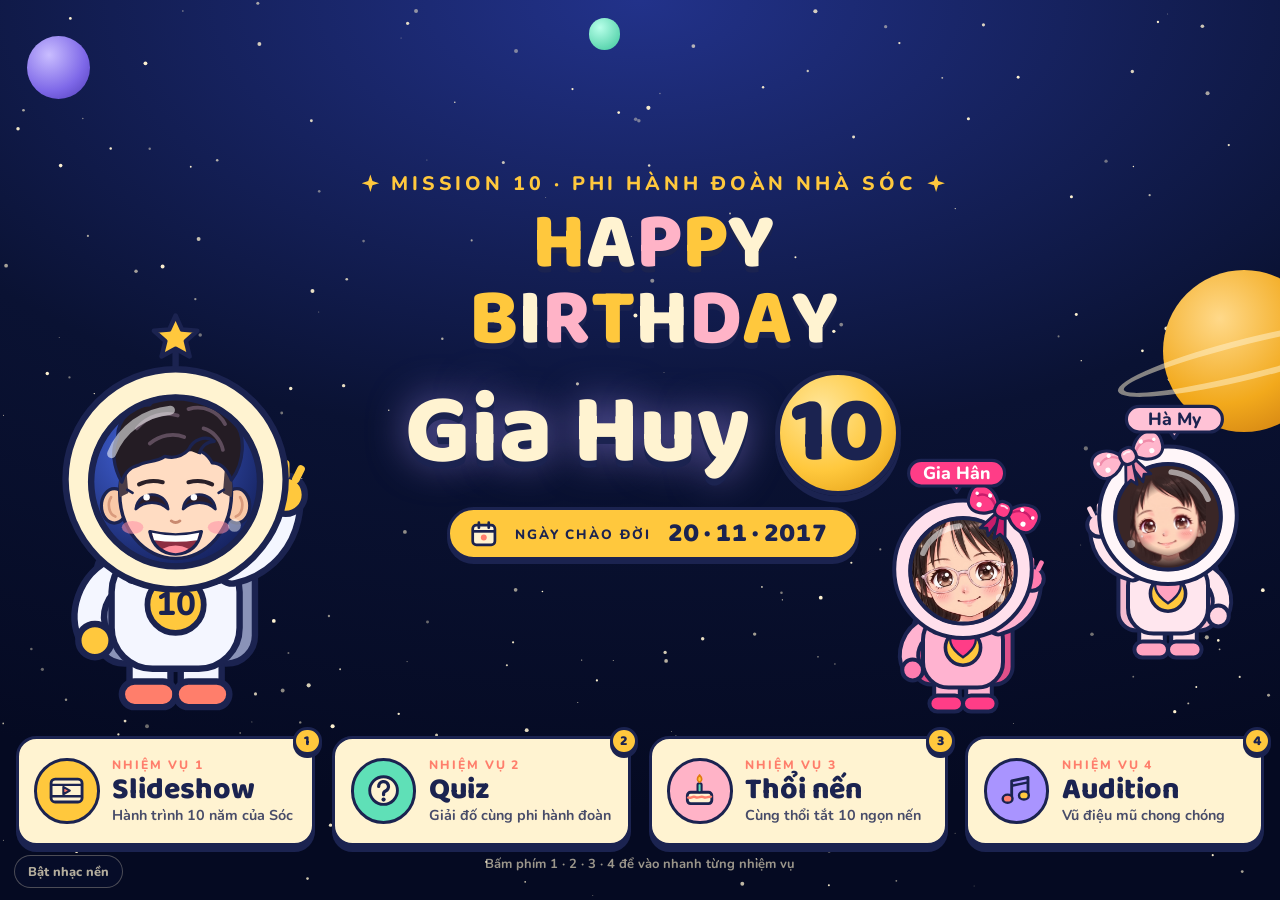
<file: index.html>
<!doctype html>
<html lang="vi">
<head>
<meta charset="utf-8">
<meta name="viewport" content="width=device-width,initial-scale=1,viewport-fit=cover">
<title>Sinh nhật Gia Huy 10</title>
<link rel="preconnect" href="https://fonts.googleapis.com">
<link rel="stylesheet" href="https://fonts.googleapis.com/css2?family=Baloo+2:wght@600;700;800&family=Nunito:wght@600;700;800&display=swap">
<style>
/* Layout: animated hero (Sóc · title · two sisters) over a 4-card mission menu, sized to fit one TV screen. */
:root{
  --night:#0A1233; --navy:#17245E; --cream:#FFF3D1; --gold:#FFC83D; --coral:#FF7E6B;
  --mint:#5FE0B7; --lilac:#A994FF; --pink:#FFB3C7; --ink:#1B2350;
  --display:"Baloo 2","Nunito",system-ui,sans-serif; --body:"Nunito",system-ui,sans-serif;
  color-scheme:dark;
}
*{box-sizing:border-box}
html,body{min-height:100%;margin:0}
body{background:radial-gradient(120% 90% at 50% 0%,#22328A 0%,var(--night) 55%,#050A22 100%) fixed,var(--night);color:var(--cream);
  font-family:var(--body);overflow-x:hidden;display:flex;flex-direction:column;min-height:100dvh;
  padding:max(12px,env(safe-area-inset-top,0px)) max(16px,env(safe-area-inset-right,0px)) max(14px,env(safe-area-inset-bottom,0px)) max(16px,env(safe-area-inset-left,0px))}
#sky{position:fixed;inset:0;width:100%;height:100%;z-index:0;pointer-events:none}
#confetti{position:fixed;inset:0;width:100%;height:100%;z-index:50;pointer-events:none}
.planet{position:fixed;border-radius:50%;z-index:0;pointer-events:none}
.p1{width:18vmin;height:18vmin;right:-5vmin;top:30vh;background:radial-gradient(circle at 35% 30%,#FFD98A,#F2A91C 55%,#C4720E);animation:spin 50s linear infinite}
.p1::after{content:"";position:absolute;left:-30%;top:42%;width:160%;height:18%;border:.7vmin solid rgba(255,243,209,.5);border-radius:50%;transform:rotate(-14deg)}
.p2{width:7vmin;height:7vmin;left:3vmin;top:4vmin;background:radial-gradient(circle at 35% 30%,#C9BDFF,#7E68E8 60%,#4D3AB5)}
.p3{width:3.5vmin;height:3.5vmin;left:46vw;top:2vmin;background:radial-gradient(circle at 35% 30%,#B8FFE9,#3CC79B)}
@keyframes spin{to{transform:rotate(360deg)}}
/* Sao chổi: bay từ trái sang phải, chéo xuống. --rot phải khớp hướng bay (y1-y0) để đuôi luôn nằm sau đầu sao. */
.shoot{position:fixed;z-index:0;left:-30vw;top:0;width:var(--len,22vmin);height:.55vmin;border-radius:9px;pointer-events:none;opacity:0;
  background:linear-gradient(90deg,transparent,rgba(255,243,209,.55) 60%,#fff);transform:rotate(var(--rot,7deg));transform-origin:right center;
  animation:shoot var(--dur,8s) linear var(--delay,0s) infinite}
.shoot::after{content:"";position:absolute;right:-.6vmin;top:50%;width:1.6vmin;height:1.6vmin;margin-top:-.8vmin;border-radius:50%;
  background:radial-gradient(circle,#fff 0 30%,var(--glow,#FFC83D) 55%,transparent 72%);box-shadow:0 0 1.6vmin var(--glow,#FFC83D)}
@keyframes shoot{0%,62%{left:-30vw;top:var(--y0);opacity:0}65%{opacity:1}90%{opacity:1}96%{left:110vw;top:var(--y1);opacity:0}100%{left:110vw;top:var(--y1);opacity:0}}

main{position:relative;z-index:2;flex:1;display:grid;grid-template-rows:1fr auto;gap:2vh;width:100%;max-width:1500px;margin:0 auto}

/* hero */
.hero{display:grid;grid-template-columns:1fr minmax(0,1.5fr) 1fr;align-items:end;gap:2vw;min-height:0}
.who{display:flex;justify-content:center;align-items:flex-end}
.soc .astro-w{width:min(24vw,46vh)}
.sis{gap:1vw}
.sis .astro-w{width:min(15vw,30vh)}
.sis .astro-w:last-child{margin-bottom:6vh}
.astro-w{opacity:0;animation:var(--a) 1s cubic-bezier(.3,1.5,.5,1) var(--d) both}
.titles{display:grid;justify-items:center;text-align:center;gap:1.2vh;align-self:center;min-width:0}
.eyebrow{white-space:nowrap;font-weight:800;letter-spacing:.2em;text-transform:uppercase;font-size:clamp(11px,1.6vmin + .4vw,22px);color:var(--gold);display:flex;align-items:center;gap:.6em;
  opacity:0;animation:up .8s ease .1s both}
.eyebrow::before,.eyebrow::after{content:"";width:.9em;height:.9em;background:var(--gold);clip-path:polygon(50% 0,62% 38%,100% 50%,62% 62%,50% 100%,38% 62%,0 50%,38% 38%)}
h1{margin:0;font-family:var(--display);font-weight:800;line-height:.95;font-size:clamp(34px,4.4vw + 2.6vh,108px);display:flex;flex-wrap:wrap;justify-content:center;column-gap:.3em}
h1 .w{display:flex}
h1 .w>span{display:inline-block;text-shadow:0 .08em 0 var(--ink);opacity:0;animation:letterIn .6s cubic-bezier(.3,1.6,.5,1) calc(.25s + var(--i)*.06s) both,jump 1.8s ease-in-out calc(1.4s + var(--i)*.08s) infinite}
h1 .w>span:nth-child(3n+1){color:var(--gold)}h1 .w>span:nth-child(3n+2){color:var(--cream)}h1 .w>span:nth-child(3n){color:var(--pink)}
@keyframes letterIn{from{opacity:0;transform:translateY(-1em) scale(.3) rotate(-30deg)}to{opacity:1;transform:none}}
@keyframes jump{0%,60%,100%{transform:translateY(0)}30%{transform:translateY(-.14em)}}
.name{margin:0;font-family:var(--display);font-weight:800;font-size:clamp(40px,5.6vw + 3vh,138px);line-height:.9;display:flex;align-items:center;gap:.25em;
  text-shadow:0 .07em 0 var(--ink),0 0 .4em rgba(169,148,255,.6);opacity:0;animation:warp 1s cubic-bezier(.3,1.4,.5,1) .9s both}
.ten{display:inline-grid;place-items:center;width:1.35em;height:1.35em;border-radius:50%;background:radial-gradient(circle at 35% 30%,#FFE69A,var(--gold) 55%,#E09A10);
  color:var(--ink);font-size:.95em;border:.06em solid var(--ink);box-shadow:0 .07em 0 var(--ink);text-shadow:none;animation:tenPop 2.4s ease-in-out infinite}
@keyframes tenPop{0%,100%{transform:rotate(-8deg) scale(1)}50%{transform:rotate(8deg) scale(1.1)}}
.date{display:inline-flex;align-items:center;gap:.6em;background:var(--gold);color:var(--ink);border:3px solid var(--ink);border-radius:999px;
  padding:.35em 1.1em .3em .7em;box-shadow:0 4px 0 var(--ink);font-family:var(--display);font-weight:800;font-size:clamp(16px,1.4vw + 1vh,34px);line-height:1;
  font-variant-numeric:tabular-nums;white-space:nowrap;opacity:0;animation:pop .8s cubic-bezier(.3,1.6,.5,1) 1.3s both}
.date svg{width:1.1em;height:1.1em;flex:none}
.date small{font-family:var(--body);font-size:.5em;letter-spacing:.14em;text-transform:uppercase}

/* astronaut */
.astro{display:block;overflow:visible;width:100%;height:auto}
.astro .wave{transform-box:view-box;transform-origin:166px 174px;animation:wave .8s ease-in-out infinite alternate}
.astro .blink{transform-box:view-box;transform-origin:120px 124px;animation:blink 4s infinite}
.astro .ant{transform-box:view-box;transform-origin:120px 18px;animation:ant 1.6s ease-in-out infinite alternate}
@keyframes wave{from{transform:rotate(-18deg)}to{transform:rotate(22deg)}}
@keyframes blink{0%,46%,50%,100%{transform:scaleY(1)}48%{transform:scaleY(.1)}}
@keyframes ant{from{transform:rotate(-12deg)}to{transform:rotate(12deg)}}
.bob{animation:bob 3s ease-in-out infinite}
.bob.b2{animation-delay:-1s;animation-duration:3.4s}.bob.b3{animation-delay:-2s;animation-duration:2.8s}
@keyframes bob{0%,100%{transform:translateY(0) rotate(-3deg)}50%{transform:translateY(-2.2vh) rotate(3deg)}}
.sis .astro-w:last-child .astro{transform:scaleX(-1)}
.sis .astro-w:last-child .astro .nm{transform:scaleX(-1);transform-box:fill-box;transform-origin:center}

@keyframes up{from{opacity:0;transform:translateY(3vh)}to{opacity:1;transform:none}}
@keyframes pop{from{opacity:0;transform:scale(.3) rotate(-10deg)}to{opacity:1;transform:none}}
@keyframes warp{from{opacity:0;transform:scale(2.2) rotate(15deg);filter:blur(8px)}to{opacity:1;transform:none;filter:none}}
@keyframes fromL{from{opacity:0;transform:translateX(-30vw) rotate(-25deg)}to{opacity:1;transform:none}}
@keyframes fromR{from{opacity:0;transform:translateX(30vw) rotate(25deg)}to{opacity:1;transform:none}}
@keyframes drop{0%{opacity:0;transform:translateY(-60vh)}60%{opacity:1;transform:translateY(2vh)}100%{opacity:1;transform:none}}

/* menu */
.menu{display:grid;grid-template-columns:repeat(4,minmax(0,1fr));gap:clamp(10px,1.4vw,24px);list-style:none;margin:0;padding:0}
.menu li{opacity:0;animation:up .7s cubic-bezier(.3,1.4,.5,1) calc(1.6s + var(--i)*.12s) both}
.card{position:relative;display:grid;grid-template-columns:auto 1fr;align-items:center;gap:clamp(8px,1vw,18px);height:100%;text-decoration:none;color:var(--ink);
  background:var(--cream);border:3px solid var(--ink);border-radius:clamp(16px,1.6vw,26px);padding:clamp(12px,1.4vh + .4vw,24px) clamp(12px,1.2vw,22px);
  box-shadow:0 6px 0 var(--ink),0 0 0 0 var(--glow);transition:transform .18s ease,box-shadow .18s ease}
.card:hover,.card:focus-visible{transform:translateY(-6px) rotate(-1deg);box-shadow:0 12px 0 var(--ink),0 0 0 6px var(--glow);outline:none}
.card:active{transform:translateY(2px);box-shadow:0 2px 0 var(--ink)}
.ic{width:clamp(48px,4.4vw + 1vh,96px);aspect-ratio:1;border-radius:50%;background:var(--glow);border:3px solid var(--ink);display:grid;place-items:center;flex:none}
.ic svg{width:66%;height:66%}
.card:hover .ic svg,.card:focus-visible .ic svg{animation:wiggle .5s ease-in-out infinite alternate}
@keyframes wiggle{from{transform:rotate(-10deg) scale(1.05)}to{transform:rotate(10deg) scale(1.05)}}
.txt{min-width:0;display:grid;gap:.15em}
.num{font-weight:800;font-size:clamp(10px,.6vw + .5vh,15px);letter-spacing:.16em;text-transform:uppercase;color:var(--coral)}
.ttl{font-family:var(--display);font-weight:800;font-size:clamp(20px,1.5vw + 1.2vh,40px);line-height:1}
.sub{font-weight:700;font-size:clamp(12px,.7vw + .6vh,18px);line-height:1.25;opacity:.8}
.key{position:absolute;top:-12px;right:-10px;width:clamp(28px,2.2vw,40px);aspect-ratio:1;border-radius:50%;background:var(--gold);border:3px solid var(--ink);
  display:grid;place-items:center;font-family:var(--display);font-weight:800;font-size:clamp(14px,1.1vw,22px);box-shadow:0 3px 0 var(--ink)}
.c1{--glow:#FFC83D}.c2{--glow:#5FE0B7}.c3{--glow:#FFB3C7}.c4{--glow:#A994FF}
.foot{text-align:center;font-size:13px;font-weight:700;opacity:.6;margin-top:1vh}

@media (max-width:900px){
  .menu{grid-template-columns:repeat(2,minmax(0,1fr))}
}
@media (max-width:640px){
  .hero{grid-template-columns:1fr 1fr;grid-template-areas:"t t" "s g";align-items:end;row-gap:2vh}
  .titles{grid-area:t}.soc{grid-area:s}.sis{grid-area:g}
  .soc .astro-w{width:40vw}.sis .astro-w{width:24vw}
  .menu{grid-template-columns:1fr}
  .eyebrow{white-space:normal;text-wrap:balance}
  .foot{display:none}
}
@media (prefers-reduced-motion:reduce){
  *,*::before,*::after{animation-duration:.01s!important;animation-iteration-count:1!important}
}
</style>
</head>
<body>
<canvas id="sky"></canvas>
<div class="planet p1"></div><div class="planet p2"></div><div class="planet p3"></div><div class="shoot" style="--y0:4vh;--y1:34vh;--rot:7deg;--dur:9s;--delay:0s"></div>
<div class="shoot" style="--y0:14vh;--y1:30vh;--rot:4deg;--dur:12s;--delay:-5s;--glow:#7CC4FF;--len:28vmin"></div>
<div class="shoot" style="--y0:0vh;--y1:46vh;--rot:11deg;--dur:14s;--delay:-10s;--glow:#FFB3C7;--len:18vmin"></div>
<div class="shoot" style="--y0:22vh;--y1:42vh;--rot:5deg;--dur:10.5s;--delay:-2.5s;--glow:#5FE0B7"></div>
<canvas id="confetti"></canvas>

<main>
  <section class="hero" aria-label="Chúc mừng sinh nhật Gia Huy 10 tuổi">
    <div class="who soc" id="socBox"></div>
    <div class="titles">
      <div class="eyebrow">Mission 10 · Phi hành đoàn nhà Sóc</div>
      <h1 id="hb" aria-label="Happy Birthday"></h1>
      <p class="name">Gia Huy <span class="ten">10</span></p>
      <div class="date"><svg viewBox="0 0 24 24" aria-hidden="true"><rect x="3" y="5" width="18" height="16" rx="3" fill="#FFF3D1" stroke="#1B2350" stroke-width="2.2"/><path d="M3 10h18" stroke="#1B2350" stroke-width="2.2"/><path d="M8 3v4M16 3v4" stroke="#1B2350" stroke-width="2.2" stroke-linecap="round"/><circle cx="12" cy="15" r="2.4" fill="#FF7E6B"/></svg><small>Ngày chào đời</small>20 · 11 · 2017</div>
    </div>
    <div class="who sis" id="sisBox"></div>
  </section>

  <nav aria-label="Chọn trò chơi">
    <ul class="menu">
      <li style="--i:0"><a class="card c1" href="slideshow-soc10.html">
        <span class="ic"><svg viewBox="0 0 48 48" aria-hidden="true"><rect x="5" y="10" width="38" height="28" rx="5" fill="#FFF3D1" stroke="#1B2350" stroke-width="3.5"/><path d="M5 17h38M5 31h38" stroke="#1B2350" stroke-width="3"/><path d="M20 19.5v9l8-4.5z" fill="#FF7E6B" stroke="#1B2350" stroke-width="2.5" stroke-linejoin="round"/></svg></span>
        <span class="txt"><span class="num">Nhiệm vụ 1</span><span class="ttl">Slideshow</span><span class="sub">Hành trình 10 năm của Sóc</span></span>
        <span class="key" aria-hidden="true">1</span></a></li>
      <li style="--i:1"><a class="card c2" href="mission10.html">
        <span class="ic"><svg viewBox="0 0 48 48" aria-hidden="true"><circle cx="24" cy="24" r="17" fill="#FFF3D1" stroke="#1B2350" stroke-width="3.5"/><path d="M18 19a6 6 0 1 1 8.5 5.4c-1.7.8-2.5 2-2.5 3.6v1" fill="none" stroke="#1B2350" stroke-width="4" stroke-linecap="round"/><circle cx="24" cy="35" r="2.6" fill="#1B2350"/></svg></span>
        <span class="txt"><span class="num">Nhiệm vụ 2</span><span class="ttl">Quiz</span><span class="sub">Giải đố cùng phi hành đoàn</span></span>
        <span class="key" aria-hidden="true">2</span></a></li>
      <li style="--i:2"><a class="card c3" href="thoi-nen.html">
        <span class="ic"><svg viewBox="0 0 48 48" aria-hidden="true"><rect x="9" y="26" width="30" height="14" rx="4" fill="#FFF3D1" stroke="#1B2350" stroke-width="3.5"/><path d="M9 32c4 3 6-2 10 0s6-2 10 0 6-2 10 0" fill="none" stroke="#FF7E6B" stroke-width="3"/><rect x="21.5" y="15" width="5" height="11" rx="2" fill="#5FE0B7" stroke="#1B2350" stroke-width="2.5"/><path d="M24 5c3.5 3.5 3.5 7 0 9-3.5-2-3.5-5.5 0-9z" fill="#FFC83D" stroke="#E07A10" stroke-width="2"/></svg></span>
        <span class="txt"><span class="num">Nhiệm vụ 3</span><span class="ttl">Thổi nến</span><span class="sub">Cùng thổi tắt 10 ngọn nến</span></span>
        <span class="key" aria-hidden="true">3</span></a></li>
      <li style="--i:3"><a class="card c4" href="dance-game/index.html">
        <span class="ic"><svg viewBox="0 0 48 48" aria-hidden="true"><path d="M18 34V12l20-4v22" fill="none" stroke="#1B2350" stroke-width="3.5" stroke-linejoin="round"/><ellipse cx="13" cy="34" rx="6" ry="5" fill="#FF7E6B" stroke="#1B2350" stroke-width="3"/><ellipse cx="33" cy="30" rx="6" ry="5" fill="#FFC83D" stroke="#1B2350" stroke-width="3"/><path d="M18 18l20-4" stroke="#1B2350" stroke-width="3"/></svg></span>
        <span class="txt"><span class="num">Nhiệm vụ 4</span><span class="ttl">Audition</span><span class="sub">Vũ điệu mũ chong chóng</span></span>
        <span class="key" aria-hidden="true">4</span></a></li>
    </ul>
  </nav>
</main>
<p class="foot">Bấm phím 1 · 2 · 3 · 4 để vào nhanh từng nhiệm vụ</p>
<button id="musicBtn" type="button" aria-pressed="false">Bật nhạc nền</button>
<style>
#musicBtn{position:fixed;z-index:60;left:max(14px,env(safe-area-inset-left,0px));bottom:max(12px,env(safe-area-inset-bottom,0px));
  font-family:var(--body);font-weight:800;font-size:clamp(12px,1vw,16px);padding:.5em 1em;border-radius:999px;cursor:pointer;
  background:rgba(10,18,51,.6);color:var(--cream);border:1px solid rgba(255,243,209,.4);opacity:.7;transition:opacity .2s}
#musicBtn:hover,#musicBtn:focus-visible{opacity:1}
#musicBtn[aria-pressed="true"]{background:var(--mint);color:var(--ink);border-color:var(--ink)}
</style>
<script>
/* Nhạc nền menu: background.m4a lặp lại, âm lượng nhỏ (0–1). */
(() => {
  const SRC = "background.m4a", VOL = 0.25, KEY_T = "soc10-menu-bgm-t", KEY_OFF = "soc10-menu-bgm-off";
  const btn = document.getElementById("musicBtn");
  const bgm = new Audio(SRC); bgm.loop = true; bgm.preload = "auto"; bgm.volume = 0;
  let wantOn = true;
  try{ wantOn = sessionStorage.getItem(KEY_OFF) !== "1"; const t = +sessionStorage.getItem(KEY_T); if(t > 0) bgm.currentTime = t; }catch(e){}
  let fade = null;
  function fadeTo(v, ms){
    clearInterval(fade); const v0 = bgm.volume, t0 = performance.now();
    fade = setInterval(()=>{ const k = Math.min(1,(performance.now()-t0)/ms); bgm.volume = v0+(v-v0)*k; if(k>=1){ clearInterval(fade); if(v===0) bgm.pause(); } }, 40);
  }
  function ui(){ const on = !bgm.paused; btn.setAttribute("aria-pressed", on); btn.textContent = on ? "Tắt nhạc nền" : "Bật nhạc nền"; }
  function play(){ bgm.play().then(()=>{ fadeTo(VOL, 1200); ui(); }).catch(()=>ui()); }
  btn.addEventListener("click", e => {
    e.stopPropagation();
    if(bgm.paused){ wantOn = true; play(); } else { wantOn = false; fadeTo(0, 400); setTimeout(ui, 450); }
    try{ sessionStorage.setItem(KEY_OFF, wantOn ? "0" : "1"); }catch(e){}
  });
  bgm.addEventListener("play", ui); bgm.addEventListener("pause", ui);
  // Trình duyệt chỉ cho phát sau lần bấm/chạm đầu tiên: thử phát ngay, nếu bị chặn thì chờ tương tác.
  if(wantOn){
    play();
    const evs = ["pointerdown","keydown","touchstart"];
    const kick = e => {
      if(e.target === btn) return;           // nút nhạc tự xử lý
      evs.forEach(ev => document.removeEventListener(ev, kick, true));
      if(wantOn && bgm.paused) play();
    };
    evs.forEach(ev => document.addEventListener(ev, kick, true));
  }
  addEventListener("pagehide", () => { try{ sessionStorage.setItem(KEY_T, bgm.currentTime); }catch(e){} });
})();
</script>

<script>
const A = {"giahan": "[data-uri]", "hamy": "[data-uri]"};
let uid = 0;
const INK = "#1B2350";
const SUITS = {
  soc:   {suit:"#F4F6FF", pack:"#8A93B8", helm:"#FFF3D1", accent:"#FF7E6B", glove:"#FFC83D"},
  giahan:{suit:"#FFB3D0", pack:"#E0508A", helm:"#FFE0EC", accent:"#FF3D87", glove:"#FF7DB0"},
  hamy:  {suit:"#FFE6EE", pack:"#F5BCD0", helm:"#FFF6F9", accent:"#FFA3C0", glove:"#FFD3E0"}
};
function socFace(){
  // Chibi Sóc age 10: voluminous wavy top swept up, short sides, ears that stick out, smiling eyes, big toothy grin.
  return `<g transform="translate(120 118) scale(.84) translate(-120 -116)">
  <ellipse cx="63" cy="124" rx="12" ry="16" fill="#F9C9A8" stroke="${INK}" stroke-width="3"/>
  <path d="M60 116 C 56 122, 58 132, 64 134" fill="none" stroke="#D99A7C" stroke-width="2.5" stroke-linecap="round"/>
  <ellipse cx="177" cy="124" rx="12" ry="16" fill="#F9C9A8" stroke="${INK}" stroke-width="3"/>
  <path d="M180 116 C 184 122, 182 132, 176 134" fill="none" stroke="#D99A7C" stroke-width="2.5" stroke-linecap="round"/>
  <path d="M68 112 C 68 76, 92 60, 120 60 C 148 60, 172 76, 172 112 C 172 146, 150 172, 120 173 C 90 172, 68 146, 68 112 Z" fill="#FFDCC2" stroke="${INK}" stroke-width="3.2"/>
  <path d="M68 116 C 66 104, 68 94, 74 88 L 76 112 Z" fill="#4B3D47"/>
  <path d="M172 116 C 174 104, 172 94, 166 88 L 164 112 Z" fill="#4B3D47"/>
  <path d="M70 102 C 62 88, 60 72, 66 60 C 66 42, 82 30, 96 30 C 104 18, 124 16, 134 24 C 150 18, 170 28, 174 46 C 186 58, 184 84, 172 100
           C 168 90, 162 84, 154 84 C 150 76, 142 70, 132 72 C 126 78, 118 80, 110 78 C 102 84, 92 82, 86 86 C 78 88, 72 94, 70 102 Z" fill="#241C24" stroke="${INK}" stroke-width="3" stroke-linejoin="round"/>
  <path d="M132 72 C 136 62, 148 58, 156 64 C 150 64, 144 68, 142 76" fill="#241C24" stroke="${INK}" stroke-width="3" stroke-linejoin="round"/>
  <path d="M84 52 C 94 40, 110 36, 122 40 M132 34 C 146 30, 160 36, 166 48 M96 66 C 106 58, 118 56, 128 60 M146 52 C 154 54, 162 62, 164 72" fill="none" stroke="#5E4C5C" stroke-width="3.5" stroke-linecap="round"/>
  <path d="M86 104 Q 96 99 108 102" fill="none" stroke="#2A2028" stroke-width="3.8" stroke-linecap="round"/>
  <path d="M132 102 Q 144 99 154 104" fill="none" stroke="#2A2028" stroke-width="3.8" stroke-linecap="round"/>
  <g class="blink">
    <path d="M83 127 C 85 109, 111 109, 113 127 C 105 119, 91 119, 83 127 Z" fill="#2B1E2A" stroke="${INK}" stroke-width="2.6" stroke-linejoin="round"/>
    <path d="M127 127 C 129 109, 155 109, 157 127 C 149 119, 135 119, 127 127 Z" fill="#2B1E2A" stroke="${INK}" stroke-width="2.6" stroke-linejoin="round"/>
    <circle cx="93" cy="116" r="3" fill="#fff"/><circle cx="137" cy="116" r="3" fill="#fff"/>
    <path d="M80 112 l-5 -3" stroke="${INK}" stroke-width="2.4" stroke-linecap="round"/>
    <path d="M160 112 l5 -3" stroke="${INK}" stroke-width="2.4" stroke-linecap="round"/>
  </g>
  <ellipse cx="80" cy="144" rx="10" ry="6" fill="#FF8FA6" opacity=".55"/>
  <ellipse cx="160" cy="144" rx="10" ry="6" fill="#FF8FA6" opacity=".55"/>
  <path d="M116 138 Q 120 141 124 138" fill="none" stroke="#C98A70" stroke-width="2.6" stroke-linecap="round"/>
  <path d="M96 148 Q 120 154 144 148 Q 140 168 120 169 Q 100 168 96 148 Z" fill="#8E2F42" stroke="${INK}" stroke-width="3" stroke-linejoin="round"/>
  <path d="M98 149 Q 120 154 142 149 L 140 156 Q 120 159 100 156 Z" fill="#fff"/>
  <path d="M108 164 Q 120 158 132 164 Q 126 168 120 168 Q 114 168 108 164 Z" fill="#FF8F9C"/></g>`;
}
function astro(kind){
  const C = SUITS[kind], k = "a"+(++uid);
  const face = kind === "soc" ? socFace()
    : kind === "hamy"
    ? `<defs><radialGradient id="${k}m" cx=".5" cy=".5" r=".5"><stop offset=".62" stop-color="#fff"/><stop offset="1" stop-color="#000"/></radialGradient>
       <mask id="${k}mk" maskContentUnits="objectBoundingBox"><rect width="1" height="1" fill="url(#${k}m)"/></mask></defs>
       <rect x="50" y="36" width="140" height="140" fill="#3A2626"/>
       <image href="${A[kind]}" x="62" y="52" width="116" height="116" preserveAspectRatio="xMidYMid meet" mask="url(#${k}mk)"/>`
    : `<image href="${A[kind]}" x="53" y="39" width="134" height="134" preserveAspectRatio="xMidYMid slice"/>`;
  const badge = kind === "soc"
    ? `<text x="120" y="210" text-anchor="middle" font-family="Baloo 2, Nunito, sans-serif" font-weight="800" font-size="26" fill="${INK}">10</text>`
    : `<path d="M120 214 C 102 202, 100 188, 110 185 C 116 183, 120 188, 120 191 C 120 188, 124 183, 130 185 C 140 188, 138 202, 120 214 Z" fill="${C.accent}" stroke="${INK}" stroke-width="3"/>`;
  const NAMES = {giahan:["Gia Hân","#FF3D87","#fff"], hamy:["Hà My","#FFC2D6",INK]};
  const tag = NAMES[kind] ? `<g class="nm"><path d="M104 -4 L112 8 L120 -4 Z" fill="${NAMES[kind][1]}" stroke="${INK}" stroke-width="4" stroke-linejoin="round"/>
  <rect x="52" y="-32" width="120" height="32" rx="16" fill="${NAMES[kind][1]}" stroke="${INK}" stroke-width="4"/>
  <path d="M106 -6 L118 -6" stroke="${NAMES[kind][1]}" stroke-width="6"/>
  <text x="112" y="-9" text-anchor="middle" font-family="Nunito, system-ui, sans-serif" font-weight="800" font-size="22" fill="${NAMES[kind][2]}">${NAMES[kind][0]}</text></g>` : "";
  const top = kind === "soc"
    ? `<g class="ant"><path d="M120 18 L120 -6" stroke="${INK}" stroke-width="5" stroke-linecap="round"/>
       <path d="M120 -24 L125 -13 L137 -12 L128 -4 L131 8 L120 2 L109 8 L112 -4 L103 -12 L115 -13 Z" fill="#FFC83D" stroke="${INK}" stroke-width="3.5" stroke-linejoin="round"/></g>`
    : "";
  const BC = {giahan:["#FF3D87","#C81D6B"], hamy:["#FFB6CC","#F08BAA"]}[kind];
  const bow = kind === "soc" ? "" : `<g class="bow" transform="translate(170 30) rotate(24)">
    <path d="M-5 4 L-17 32 L-9 29 L-4 37 L3 6 Z" fill="${BC[1]}" stroke="${INK}" stroke-width="3.5" stroke-linejoin="round"/>
    <path d="M5 4 L17 32 L9 29 L4 37 L-3 6 Z" fill="${BC[1]}" stroke="${INK}" stroke-width="3.5" stroke-linejoin="round"/>
    <path d="M-6 0 C -18 -26, -50 -24, -46 0 C -44 22, -18 20, -6 0 Z" fill="${BC[0]}" stroke="${INK}" stroke-width="4" stroke-linejoin="round"/>
    <path d="M6 0 C 18 -26, 50 -24, 46 0 C 44 22, 18 20, 6 0 Z" fill="${BC[0]}" stroke="${INK}" stroke-width="4" stroke-linejoin="round"/>
    <path d="M-12 -2 C -20 -10, -30 -10, -36 -4 M12 -2 C 20 -10, 30 -10, 36 -4" fill="none" stroke="${BC[1]}" stroke-width="3" stroke-linecap="round"/>
    <circle cx="-30" cy="6" r="3.2" fill="#fff"/><circle cx="-22" cy="-10" r="2.6" fill="#fff"/><circle cx="-38" cy="-6" r="2.2" fill="#fff"/>
    <circle cx="30" cy="6" r="3.2" fill="#fff"/><circle cx="22" cy="-10" r="2.6" fill="#fff"/><circle cx="38" cy="-6" r="2.2" fill="#fff"/>
    <rect x="-10" y="-10" width="20" height="20" rx="8" fill="${BC[0]}" stroke="${INK}" stroke-width="4"/>
    <path d="M-4 -4 Q 0 -6 4 -4" stroke="#fff" stroke-width="2.4" fill="none" stroke-linecap="round" opacity=".8"/>
  </g>`;
  const label = {soc:"Phi hành gia chibi Gia Huy vẫy tay", giahan:"Phi hành gia Gia Hân vẫy tay", hamy:"Phi hành gia Hà My vẫy tay"}[kind];
  return `<svg class="astro" viewBox="0 -40 240 330" role="img" aria-label="${label}">
  <defs>
    <radialGradient id="${k}v" cx=".35" cy=".3" r=".85"><stop offset="0" stop-color="#4466E0"/><stop offset="1" stop-color="#101A4E"/></radialGradient>
    <clipPath id="${k}c"><circle cx="120" cy="106" r="66"/></clipPath>
  </defs>
  <rect x="58" y="156" width="124" height="92" rx="22" fill="${C.pack}" stroke="${INK}" stroke-width="5"/>
  <rect x="84" y="236" width="32" height="40" rx="12" fill="${C.suit}" stroke="${INK}" stroke-width="5"/>
  <rect x="124" y="236" width="32" height="40" rx="12" fill="${C.suit}" stroke="${INK}" stroke-width="5"/>
  <rect x="78" y="262" width="42" height="20" rx="10" fill="${C.accent}" stroke="${INK}" stroke-width="5"/>
  <rect x="120" y="262" width="42" height="20" rx="10" fill="${C.accent}" stroke="${INK}" stroke-width="5"/>
  <path d="M76 176 C 54 186, 48 210, 56 226" fill="none" stroke="${INK}" stroke-width="28" stroke-linecap="round"/>
  <path d="M76 176 C 54 186, 48 210, 56 226" fill="none" stroke="${C.suit}" stroke-width="18" stroke-linecap="round"/>
  <circle cx="57" cy="230" r="13" fill="${C.glove}" stroke="${INK}" stroke-width="5"/>
  <rect x="70" y="160" width="100" height="92" rx="32" fill="${C.suit}" stroke="${INK}" stroke-width="5"/>
  <circle cx="120" cy="202" r="22" fill="#FFC83D" stroke="${INK}" stroke-width="4.5"/>
  ${badge}
  <circle cx="86" cy="180" r="4.5" fill="#5FE0B7" stroke="${INK}" stroke-width="2.5"/><circle cx="154" cy="180" r="4.5" fill="${C.accent}" stroke="${INK}" stroke-width="2.5"/>
  <g class="wave">
    <path d="M164 174 C 188 168, 204 150, 206 124" fill="none" stroke="${INK}" stroke-width="28" stroke-linecap="round"/>
    <path d="M164 174 C 188 168, 204 150, 206 124" fill="none" stroke="${C.suit}" stroke-width="18" stroke-linecap="round"/>
    <circle cx="206" cy="116" r="15" fill="${C.glove}" stroke="${INK}" stroke-width="5"/>
    <path d="M198 104 l-4 -8 M206 101 l0 -9 M214 104 l4 -8" stroke="${C.glove}" stroke-width="6" stroke-linecap="round"/>
  </g>
  ${top}
  <circle cx="120" cy="104" r="86" fill="${C.helm}" stroke="${INK}" stroke-width="5"/>
  <circle cx="120" cy="106" r="66" fill="url(#${k}v)" stroke="${INK}" stroke-width="4"/>
  <g clip-path="url(#${k}c)">${face}</g>
  <circle cx="120" cy="106" r="66" fill="none" stroke="${INK}" stroke-width="5"/>
  <path d="M70 84 C 78 64, 96 52, 116 50" fill="none" stroke="#fff" stroke-width="7" stroke-linecap="round" opacity=".55"/>
  <circle cx="166" cy="140" r="5" fill="#fff" opacity=".45"/>
  ${bow}
  ${tag}
</svg>`;
}


document.getElementById("socBox").innerHTML = `<div class="astro-w" style="--a:fromL;--d:.4s"><div class="bob">${astro("soc")}</div></div>`;
document.getElementById("sisBox").innerHTML =
  `<div class="astro-w" style="--a:drop;--d:.7s"><div class="bob b2">${astro("giahan")}</div></div>` +
  `<div class="astro-w" style="--a:fromR;--d:.9s"><div class="bob b3">${astro("hamy")}</div></div>`;
let li = 0;
document.getElementById("hb").innerHTML = ["HAPPY","BIRTHDAY"].map(w=>`<span class="w" aria-hidden="true">${[...w].map(c=>`<span style="--i:${li++}">${c}</span>`).join("")}</span>`).join("");

const links = [...document.querySelectorAll(".card")];
document.addEventListener("keydown", e => { const n = +e.key; if(n>=1 && n<=4) links[n-1].click(); });

/* sky + confetti */
const reduce = matchMedia("(prefers-reduced-motion: reduce)").matches;
const sky = document.getElementById("sky"), cf = document.getElementById("confetti");
const sctx = sky.getContext("2d"), cctx = cf.getContext("2d");
let W, H, stars = [], bits = [];
function resize(){
  const dpr = Math.min(2, devicePixelRatio||1); W = innerWidth; H = innerHeight;
  for(const c of [sky,cf]){ c.width = W*dpr; c.height = H*dpr; c.getContext("2d").setTransform(dpr,0,0,dpr,0,0); }
  stars = Array.from({length: Math.round(W*H/5000)}, ()=>({x:Math.random()*W, y:Math.random()*H, r:Math.random()*1.7+.4, p:Math.random()*6.28, s:Math.random()*2+.5}));
}
addEventListener("resize", resize); resize();
const COLS = ["#FFC83D","#FF7E6B","#5FE0B7","#A994FF","#FFF3D1","#FFB3C7"];
function burst(x, y){
  if(reduce) return;
  for(let i=0;i<110;i++){
    const a = Math.random()*Math.PI*2, v = (Math.random()*.6+.4) * Math.min(W,1400)/80;
    bits.push({x, y, vx:Math.cos(a)*v, vy:Math.sin(a)*v - 6, r:Math.random()*5+4, c:COLS[i%6], rot:Math.random()*6, vr:(Math.random()-.5)*.3, star:Math.random()<.4, life:1});
  }
}
function star(ctx, r){ ctx.beginPath(); for(let i=0;i<10;i++){ const rr = i%2 ? r*.45 : r, a = i*Math.PI/5 - Math.PI/2; ctx.lineTo(Math.cos(a)*rr, Math.sin(a)*rr); } ctx.closePath(); }
function frame(now){
  sctx.clearRect(0,0,W,H);
  for(const s of stars){ sctx.globalAlpha = reduce ? .7 : .4 + .6*Math.abs(Math.sin(now/1000*s.s + s.p)); sctx.fillStyle = "#FFF3D1"; sctx.beginPath(); sctx.arc(s.x,s.y,s.r,0,6.29); sctx.fill(); }
  sctx.globalAlpha = 1;
  cctx.clearRect(0,0,W,H);
  bits = bits.filter(b => b.y < H+30 && b.life > 0);
  for(const b of bits){
    b.vy += .25; b.vx *= .99; b.x += b.vx; b.y += b.vy; b.rot += b.vr; b.life -= .004;
    cctx.save(); cctx.translate(b.x,b.y); cctx.rotate(b.rot); cctx.globalAlpha = Math.min(1,b.life*1.5); cctx.fillStyle = b.c;
    if(b.star){ star(cctx,b.r*1.4); cctx.fill(); } else cctx.fillRect(-b.r,-b.r*.5,b.r*2,b.r);
    cctx.restore();
  }
  requestAnimationFrame(frame);
}
requestAnimationFrame(frame);
setTimeout(()=>{ burst(W*.3, H*.3); setTimeout(()=>burst(W*.7, H*.25), 350); }, 1300);
setInterval(()=>{ if(!document.hidden) burst(W*(.2+Math.random()*.6), H*.2); }, 12000);
document.querySelector(".name").addEventListener("click", e => burst(e.clientX, e.clientY));
</script>
</body>
</html>
</file>
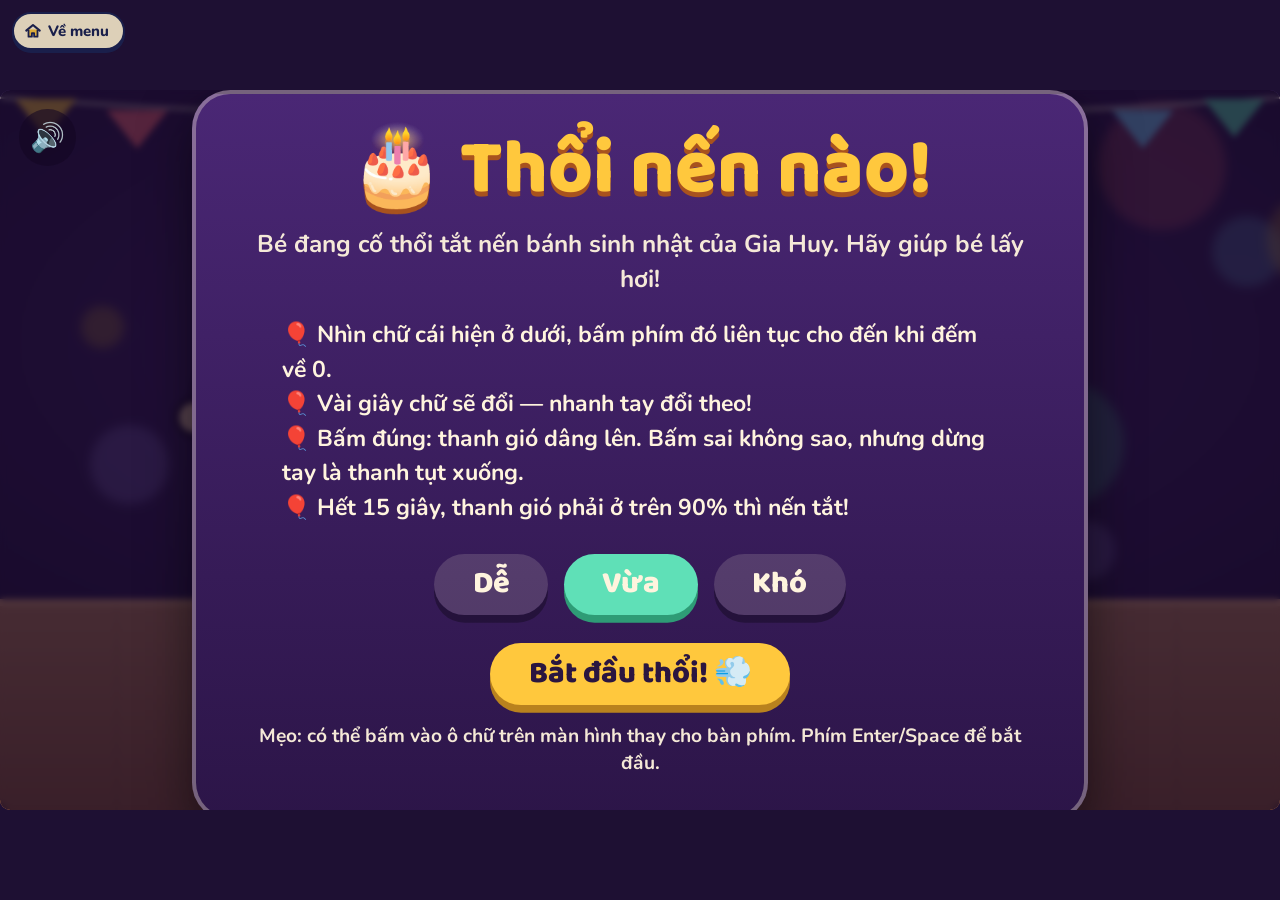
<file: thoi-nen.html>
<!doctype html>
<html lang="vi">
<head>
<meta charset="utf-8">
<meta name="viewport" content="width=device-width,initial-scale=1">
<title>Thổi nến · Gia Huy</title>
<link rel="preconnect" href="https://fonts.googleapis.com">
<link rel="preconnect" href="https://fonts.gstatic.com" crossorigin>
<link rel="stylesheet" href="https://fonts.googleapis.com/css2?family=Baloo+2:wght@600;700;800&family=Nunito:wght@600;700;800&display=swap">
<style>
/* Layout: một sân khấu 16:9, mọi kích thước tính theo --u (1/100 bề rộng sân khấu). */
:root{
  --bg1:#3A1F5C; --bg2:#1E1033;
  --cream:#FFF4DE; --gold:#FFC83D; --coral:#FF6F7D; --pink:#FFB3C7;
  --mint:#5FE0B7; --sky:#7FD3FF; --ink:#2B1640; --red:#FF4D5E;
  --display:"Baloo 2","Nunito","Trebuchet MS",system-ui,sans-serif;
  --body:"Nunito","Segoe UI",system-ui,sans-serif;
  --u:min(1vw,1.7778vh);
  color-scheme:dark;
}
*{box-sizing:border-box;margin:0;padding:0}
html,body{height:100%}
[hidden]{display:none!important}
body{background:var(--bg2);color:var(--cream);font-family:var(--body);overflow:hidden;
  display:grid;place-items:center;user-select:none;-webkit-user-select:none}
#stage{position:relative;width:calc(var(--u)*100);height:calc(var(--u)*56.25);overflow:hidden;
  background:radial-gradient(90% 70% at 50% 35%,#5A2F86 0%,var(--bg1) 45%,var(--bg2) 100%);
  border-radius:calc(var(--u)*.8)}

/* ---------- trang trí nền ---------- */
.bokeh{position:absolute;border-radius:50%;filter:blur(calc(var(--u)*.35));opacity:.35;animation:float 7s ease-in-out infinite alternate}
@keyframes float{to{transform:translateY(calc(var(--u)*-2))}}
.bunting{position:absolute;top:0;left:0;width:100%;height:calc(var(--u)*6)}
.table{position:absolute;left:0;right:0;bottom:0;height:calc(var(--u)*16.5);
  background:linear-gradient(#C9895A,#9C5F38);border-top:calc(var(--u)*.6) solid #E2A574}
.table::after{content:"";position:absolute;inset:0;background:repeating-linear-gradient(90deg,transparent 0 calc(var(--u)*9),rgba(0,0,0,.06) calc(var(--u)*9) calc(var(--u)*9.2))}

/* ---------- bánh ---------- */
#cake{position:absolute;left:calc(var(--u)*41);bottom:calc(var(--u)*14.2);width:calc(var(--u)*34);height:calc(var(--u)*34);transform:scale(.86);transform-origin:50% 100%}
.plate{position:absolute;left:-6%;right:-6%;bottom:0;height:calc(var(--u)*2.4);border-radius:50%;
  background:radial-gradient(#fff 0 55%,#D8D2E8 70%);box-shadow:0 calc(var(--u)*.5) calc(var(--u)*1) rgba(0,0,0,.35)}
.tier{position:absolute;left:50%;transform:translateX(-50%);border-radius:calc(var(--u)*1.6) calc(var(--u)*1.6) calc(var(--u)*1) calc(var(--u)*1)}
.tier.t1{bottom:calc(var(--u)*1.2);width:100%;height:calc(var(--u)*12);background:linear-gradient(90deg,#E4729A,#FF9DBB 40%,#E4729A)}
.tier.t2{bottom:calc(var(--u)*13);width:72%;height:calc(var(--u)*10);background:linear-gradient(90deg,#8E6BE8,#B79BFF 40%,#8E6BE8)}
.drip{position:absolute;top:0;left:0;right:0;height:calc(var(--u)*3.4);border-radius:calc(var(--u)*1.6) calc(var(--u)*1.6) 0 0;background:var(--cream)}
.drip i{position:absolute;top:calc(var(--u)*2.6);width:calc(var(--u)*1.8);border-radius:0 0 calc(var(--u)*1) calc(var(--u)*1);background:var(--cream)}
.sprinkles i{position:absolute;width:calc(var(--u)*.9);height:calc(var(--u)*.3);border-radius:9px}
.cake-label{position:absolute;left:0;right:0;bottom:calc(var(--u)*3);text-align:center;font:800 calc(var(--u)*3.2)/1 var(--display);color:#fff;text-shadow:0 calc(var(--u)*.25) 0 #B4466F}
.cake-label small{display:block;font-size:.55em;letter-spacing:.06em;opacity:.95}
#candles{position:absolute;left:50%;transform:translateX(-50%);bottom:calc(var(--u)*23);width:68%;height:calc(var(--u)*7)}
.candle{position:absolute;bottom:0;width:calc(var(--u)*1.1);height:calc(var(--u)*5.2);border-radius:calc(var(--u)*.3) calc(var(--u)*.3) 0 0;
  background:repeating-linear-gradient(135deg,#fff 0 calc(var(--u)*.5),var(--c,#FF6F7D) calc(var(--u)*.5) calc(var(--u)*1))}
.candle::before{content:"";position:absolute;left:50%;top:calc(var(--u)*-.8);width:calc(var(--u)*.18);height:calc(var(--u)*.9);background:#3a2a20;transform:translateX(-50%)}
.flame{position:absolute;left:50%;bottom:calc(100% + var(--u)*.6);width:calc(var(--u)*2);height:calc(var(--u)*3.6);
  margin-left:calc(var(--u)*-1);transform-origin:50% 100%;
  transform:rotate(calc(var(--lean,0)*55deg)) scale(calc(1 - var(--lean,0)*.35),calc(1 - var(--lean,0)*.25));
  transition:transform .12s linear,opacity .25s}
.flame b{position:absolute;inset:0;border-radius:50% 50% 50% 50%/62% 62% 38% 38%;
  background:radial-gradient(circle at 50% 75%,#fff 0 18%,#FFE27A 34%,#FFA63D 62%,rgba(255,90,40,.0) 72%);
  animation:flick .18s ease-in-out infinite alternate;filter:drop-shadow(0 0 calc(var(--u)*.7) #FFB347)}
.flame.out{opacity:0;transform:scale(.1)}
@keyframes flick{from{transform:scaleY(1) translateX(0)}to{transform:scaleY(1.12) translateX(calc(var(--u)*.08))}}
.glow{position:absolute;left:50%;bottom:calc(var(--u)*24);width:calc(var(--u)*30);height:calc(var(--u)*14);transform:translateX(-50%);
  background:radial-gradient(closest-side,rgba(255,200,90,.35),transparent);pointer-events:none;transition:opacity .6s}
.smoke{position:absolute;width:calc(var(--u)*1.4);height:calc(var(--u)*1.4);border-radius:50%;background:rgba(220,220,235,.6);
  animation:smoke 1.8s ease-out forwards;pointer-events:none}
@keyframes smoke{to{transform:translate(calc(var(--u)*var(--dx,1)),calc(var(--u)*-9)) scale(3.2);opacity:0}}

/* ---------- em bé ---------- */
#baby{position:absolute;left:calc(var(--u)*11);bottom:calc(var(--u)*14.5);width:calc(var(--u)*24);animation:bob 1.6s ease-in-out infinite}
@keyframes bob{50%{transform:translateY(calc(var(--u)*-.6))}}
#baby svg{width:100%;height:auto;display:block;overflow:visible}
#baby .cheek{transform-box:fill-box;transform-origin:center;transition:transform .09s}
#baby .head{transform-box:fill-box;transform-origin:50% 90%;transition:transform .09s}
#baby.puff .cheek{transform:scale(1.45)}
#baby.puff .head{transform:scale(1.05,.96) rotate(3deg)}
#baby .mouth-o{transition:transform .09s;transform-box:fill-box;transform-origin:center}
#baby.puff .mouth-o{transform:scale(.6)}
#baby .eyes-open{display:none}
#baby.idle .eyes-open,#baby.sad .eyes-open,#baby.happy .eyes-open{display:inline}
#baby.idle .eyes-shut,#baby.sad .eyes-shut,#baby.happy .eyes-shut{display:none}
#baby .mouth-smile,#baby .mouth-sad{display:none}
#baby.happy .mouth-smile{display:inline}#baby.happy .mouth-o{display:none}
#baby.sad .mouth-sad{display:inline}#baby.sad .mouth-o{display:none}
#baby.happy{animation:jump .5s ease-in-out infinite}
@keyframes jump{50%{transform:translateY(calc(var(--u)*-2.4))}}
#baby.cough{animation:cough .35s}
@keyframes cough{25%{transform:translateX(calc(var(--u)*-.8)) rotate(-4deg)}75%{transform:translateX(calc(var(--u)*.6)) rotate(3deg)}}
.sweat{opacity:0;transition:opacity .3s}
#baby.strain .sweat{opacity:1;animation:drip 1s linear infinite}
@keyframes drip{to{transform:translateY(8px);opacity:0}}
.wind{position:absolute;height:calc(var(--u)*.45);border-radius:9px;background:linear-gradient(90deg,rgba(190,235,255,0),rgba(190,235,255,.95));
  pointer-events:none;animation:wind var(--d,.7s) ease-out forwards}
@keyframes wind{from{transform:translate(0,0) rotate(-24deg) scaleX(.3);opacity:0}25%{opacity:1}to{transform:translate(calc(var(--u)*var(--dist,22)),calc(var(--u)*var(--dist,22)*-.45)) rotate(-24deg) scaleX(1);opacity:0}}

/* ---------- HUD ---------- */
#hud{position:absolute;inset:0;pointer-events:none}
#timer{position:absolute;top:calc(var(--u)*2.2);left:50%;transform:translateX(-50%);display:flex;align-items:center;gap:calc(var(--u)*1);
  padding:calc(var(--u)*.5) calc(var(--u)*2);border-radius:999px;background:rgba(20,8,36,.6);border:calc(var(--u)*.25) solid rgba(255,244,222,.25);
  font:800 calc(var(--u)*3.4)/1 var(--display)}
#timer.hurry{color:var(--red);animation:pulse .5s infinite alternate}
@keyframes pulse{to{transform:translateX(-50%) scale(1.08)}}
#status{position:absolute;top:calc(var(--u)*7.6);left:50%;transform:translateX(-50%);font:700 calc(var(--u)*2)/1.2 var(--display);
  color:var(--gold);text-shadow:0 2px 0 rgba(0,0,0,.4);white-space:nowrap;transition:opacity .2s}

#meter{position:absolute;right:calc(var(--u)*6);top:calc(var(--u)*9);width:calc(var(--u)*5.5);height:calc(var(--u)*38)}
#meter .tube{position:absolute;inset:0;border-radius:calc(var(--u)*3);background:rgba(20,8,36,.65);border:calc(var(--u)*.35) solid var(--cream);overflow:hidden}
#meter .fill{position:absolute;left:0;right:0;bottom:0;height:0%;
  background:linear-gradient(0deg,#4FA3FF,#7FD3FF 55%,#C9F1FF);transition:height .08s linear}
#meter .fill::after{content:"";position:absolute;inset:0;background:repeating-linear-gradient(-45deg,rgba(255,255,255,.18) 0 8px,transparent 8px 16px);animation:stripes .6s linear infinite}
@keyframes stripes{to{background-position:22px 0}}
#meter.top .fill{background:linear-gradient(0deg,#3FCF98,#5FE0B7 55%,#CFFFEA)}
#meter.top .tube{box-shadow:0 0 calc(var(--u)*2) var(--mint)}
#meter .zone{position:absolute;left:0;right:0;top:0;height:10%;background:rgba(95,224,183,.18);border-bottom:calc(var(--u)*.3) dashed var(--mint)}
#meter .mark{position:absolute;right:calc(100% + var(--u)*.8);top:10%;transform:translateY(-50%);font:800 calc(var(--u)*1.7)/1 var(--display);color:var(--mint);white-space:nowrap}
#meter .label{position:absolute;top:calc(100% + var(--u)*1);left:50%;transform:translateX(-50%);font:800 calc(var(--u)*1.7)/1 var(--display);white-space:nowrap}
#meter .pct{position:absolute;top:calc(var(--u)*-3.2);left:50%;transform:translateX(-50%);font:800 calc(var(--u)*2.2)/1 var(--display)}
#hold{position:absolute;right:calc(var(--u)*4.5);top:calc(var(--u)*52);width:calc(var(--u)*8.5);height:calc(var(--u)*.9);border-radius:9px;background:rgba(0,0,0,.35);overflow:hidden;display:none}
#hold i{display:block;height:100%;width:0%;background:var(--mint)}

#keycard{position:absolute;left:50%;bottom:calc(var(--u)*1.4);transform:translateX(-50%);display:flex;align-items:center;gap:calc(var(--u)*2);
  padding:calc(var(--u)*.9) calc(var(--u)*2.4);border-radius:calc(var(--u)*2.4);background:rgba(20,8,36,.78);border:calc(var(--u)*.3) solid rgba(255,244,222,.3);pointer-events:auto}
#keycard .hint{font:700 calc(var(--u)*1.8)/1.15 var(--display);max-width:calc(var(--u)*13);text-align:right;opacity:.9}
#key{position:relative;width:calc(var(--u)*10);height:calc(var(--u)*10);border-radius:calc(var(--u)*2);cursor:pointer;
  display:grid;place-items:center;font:800 calc(var(--u)*8)/1 var(--display);color:var(--ink);
  background:linear-gradient(#FFF4DE,#FFD98A);box-shadow:0 calc(var(--u)*.9) 0 #C98B2A,0 calc(var(--u)*1.2) calc(var(--u)*1.5) rgba(0,0,0,.4);transition:transform .06s,box-shadow .06s}
#key.press{transform:translateY(calc(var(--u)*.7));box-shadow:0 calc(var(--u)*.2) 0 #C98B2A}
#key.bad{background:linear-gradient(#FFD0D0,#FF8C96);animation:shake .3s}
#key.pop{animation:pop .3s}
@keyframes shake{25%{transform:translateX(calc(var(--u)*-1))}75%{transform:translateX(calc(var(--u)*1))}}
@keyframes pop{from{transform:scale(.4) rotate(-15deg)}70%{transform:scale(1.15)}}
#key svg{position:absolute;inset:calc(var(--u)*-1.2);width:calc(100% + var(--u)*2.4);height:calc(100% + var(--u)*2.4);transform:rotate(-90deg);pointer-events:none}
#key svg circle{fill:none;stroke:var(--coral);stroke-width:4;stroke-linecap:round}
#count{min-width:calc(var(--u)*11);text-align:center}
#count b{display:block;font:800 calc(var(--u)*7)/1 var(--display);color:var(--gold)}
#count span{font:700 calc(var(--u)*1.6)/1 var(--display);opacity:.85}
#count b.tick{animation:tick .15s}
@keyframes tick{50%{transform:scale(1.3)}}

/* ---------- màn phủ ---------- */
.overlay{position:absolute;inset:0;display:grid;place-items:center;background:rgba(20,8,36,.72);backdrop-filter:blur(3px);z-index:10}
.panel{text-align:center;padding:calc(var(--u)*3) calc(var(--u)*4);border-radius:calc(var(--u)*3);background:linear-gradient(#4A2775,#2C1548);
  border:calc(var(--u)*.35) solid rgba(255,244,222,.35);box-shadow:0 calc(var(--u)*1.5) calc(var(--u)*4) rgba(0,0,0,.5);max-width:calc(var(--u)*70)}
.panel h1{font:800 calc(var(--u)*6)/1 var(--display);color:var(--gold);text-shadow:0 calc(var(--u)*.4) 0 #A8521E}
.panel h2{font:800 calc(var(--u)*5)/1.05 var(--display)}
.panel p{font:700 calc(var(--u)*1.9)/1.45 var(--body);margin-top:calc(var(--u)*1.4);opacity:.95}
.panel ul{list-style:none;text-align:left;margin:calc(var(--u)*1.6) auto 0;font:700 calc(var(--u)*1.8)/1.5 var(--body);max-width:calc(var(--u)*56)}
.panel li::before{content:"🎈 "}
.row{display:flex;gap:calc(var(--u)*1.2);justify-content:center;margin-top:calc(var(--u)*2.2);flex-wrap:wrap}
.btn{font:800 calc(var(--u)*2.4)/1 var(--display);color:var(--ink);border:0;cursor:pointer;padding:calc(var(--u)*1.2) calc(var(--u)*3);border-radius:999px;
  background:var(--gold);box-shadow:0 calc(var(--u)*.6) 0 #B9821E;transition:transform .08s}
.btn:hover{transform:translateY(-2px)}.btn:active{transform:translateY(calc(var(--u)*.4));box-shadow:0 calc(var(--u)*.2) 0 #B9821E}
.btn.ghost{background:rgba(255,244,222,.15);color:var(--cream);box-shadow:0 calc(var(--u)*.6) 0 rgba(0,0,0,.3)}
.btn.sel{background:var(--mint);box-shadow:0 calc(var(--u)*.6) 0 #2E9C76}
.small{font-size:calc(var(--u)*1.5)!important;opacity:.75}
#countdown{position:absolute;inset:0;display:grid;place-items:center;font:800 calc(var(--u)*20)/1 var(--display);color:var(--gold);
  text-shadow:0 calc(var(--u)*.8) 0 #A8521E;z-index:9;pointer-events:none}
#countdown span{animation:cd .9s ease-out forwards}
@keyframes cd{from{transform:scale(1.8);opacity:0}30%{transform:scale(1);opacity:1}to{transform:scale(.8);opacity:0}}
#endScreen.win{background:transparent;backdrop-filter:none;place-items:end center;padding-bottom:calc(var(--u)*1.2)}
#endScreen.win .panel{background:rgba(44,21,72,.86);padding:calc(var(--u)*1.4) calc(var(--u)*3);max-width:none}
#endScreen.win .big-hbd{font-size:calc(var(--u)*5)}
#endScreen.win p{margin-top:calc(var(--u)*.6)}
#endScreen.win .row{margin-top:calc(var(--u)*1.2)}
.big-hbd .w{white-space:nowrap;display:inline-block}
.confetti{position:absolute;top:-3%;width:calc(var(--u)*1);height:calc(var(--u)*1.6);z-index:11;pointer-events:none;animation:fall linear forwards}
@keyframes fall{to{transform:translate(var(--x),calc(var(--u)*62)) rotate(var(--r))}}
.big-hbd{font:800 calc(var(--u)*6.5)/1 var(--display);color:var(--gold);text-shadow:0 calc(var(--u)*.5) 0 #A8521E}
.big-hbd span{display:inline-block;animation:wave 1s ease-in-out infinite}
@keyframes wave{50%{transform:translateY(calc(var(--u)*-1.2))}}
#muteBtn{position:absolute;left:calc(var(--u)*1.5);top:calc(var(--u)*1.5);z-index:12;font-size:calc(var(--u)*2.2);background:rgba(20,8,36,.6);border:0;
  border-radius:50%;width:calc(var(--u)*4.4);height:calc(var(--u)*4.4);cursor:pointer;color:var(--cream)}
@media (prefers-reduced-motion:reduce){*{animation-duration:.01s!important;animation-iteration-count:1!important}}
</style>
</head>
<body>
<div id="stage">
  <div id="bg"></div>
  <svg class="bunting" viewBox="0 0 100 6" preserveAspectRatio="none" id="bunting"></svg>
  <div class="table"></div>

  <!-- Bánh sinh nhật -->
  <div id="cake">
    <div class="glow" id="glow"></div>
    <div class="plate"></div>
    <div class="tier t1"><div class="drip" id="drip1"></div><div class="sprinkles" id="spr1"></div>
      <div class="cake-label" id="cakeLabel">Gia Huy<small>HAPPY BIRTHDAY</small></div></div>
    <div class="tier t2"><div class="drip" id="drip2"></div><div class="sprinkles" id="spr2"></div></div>
    <div id="candles"></div>
  </div>

  <!-- Em bé -->
  <div id="baby" class="idle" aria-label="Em bé đang thổi nến">
    <svg viewBox="0 0 220 240">
      <g class="body">
        <ellipse cx="104" cy="226" rx="62" ry="9" fill="rgba(0,0,0,.25)"/>
        <path d="M58 228 Q52 160 104 150 Q156 160 150 228 Z" fill="#7FD3FF" stroke="#2B1640" stroke-width="5"/>
        <circle cx="104" cy="190" r="7" fill="#FFF4DE" stroke="#2B1640" stroke-width="3"/>
        <path d="M66 176 Q40 186 48 206" fill="none" stroke="#2B1640" stroke-width="16" stroke-linecap="round"/>
        <path d="M66 176 Q40 186 48 206" fill="none" stroke="#FFD7B5" stroke-width="10" stroke-linecap="round"/>
        <path d="M144 176 Q170 182 176 168" fill="none" stroke="#2B1640" stroke-width="16" stroke-linecap="round"/>
        <path d="M144 176 Q170 182 176 168" fill="none" stroke="#FFD7B5" stroke-width="10" stroke-linecap="round"/>
      </g>
      <g class="head">
        <circle cx="106" cy="88" r="70" fill="#FFD7B5" stroke="#2B1640" stroke-width="5"/>
        <circle cx="38" cy="92" r="13" fill="#FFD7B5" stroke="#2B1640" stroke-width="5"/>
        <path d="M100 20 Q92 2 110 4 Q122 6 114 16" fill="none" stroke="#2B1640" stroke-width="6" stroke-linecap="round"/>
        <path d="M60 40 Q106 6 152 40 Q130 30 106 32 Q82 30 60 40Z" fill="#5A3A22"/>
        <g class="eyes-shut" stroke="#2B1640" stroke-width="5" fill="none" stroke-linecap="round">
          <path d="M76 82 l14 6 l-14 6"/><path d="M150 82 l-14 6 l14 6"/>
        </g>
        <g class="eyes-open" fill="#2B1640">
          <ellipse cx="84" cy="86" rx="8" ry="10"/><ellipse cx="140" cy="86" rx="8" ry="10"/>
          <circle cx="87" cy="82" r="3" fill="#fff"/><circle cx="143" cy="82" r="3" fill="#fff"/>
        </g>
        <ellipse class="cheek" cx="74" cy="114" rx="15" ry="11" fill="#FF9FB0" opacity=".85"/>
        <ellipse class="cheek" cx="152" cy="114" rx="15" ry="11" fill="#FF9FB0" opacity=".85"/>
        <ellipse class="mouth-o" cx="164" cy="116" rx="8" ry="9" fill="#B13B54" stroke="#2B1640" stroke-width="4"/>
        <path class="mouth-smile" d="M96 112 Q113 132 130 112" fill="#B13B54" stroke="#2B1640" stroke-width="4"/>
        <path class="mouth-sad" d="M98 124 Q113 112 128 124" fill="none" stroke="#2B1640" stroke-width="5" stroke-linecap="round"/>
        <path class="sweat" d="M58 54 q-6 10 0 14 q6 -4 0 -14z" fill="#9FE3FF"/>
      </g>
    </svg>
  </div>
  <div id="winds"></div>

  <!-- HUD -->
  <div id="hud" hidden>
    <div id="timer">⏱ <span id="timeLeft">15.0</span>s</div>
    <div id="status"></div>
    <div id="meter"><div class="pct" id="pct">0%</div><div class="tube"><div class="zone"></div><div class="fill" id="fill"></div></div>
      <div class="mark">90% ➜</div><div class="label">💨 Sức gió</div></div>
    <div id="keycard">
      <div class="hint">Bấm thật nhanh phím</div>
      <div id="key"><svg viewBox="0 0 100 100"><circle id="ring" cx="50" cy="50" r="46"/></svg><span id="keyChar">A</span></div>
      <div id="count"><b id="countNum">5</b><span>lần nữa</span></div>
    </div>
  </div>
  <div id="countdown" hidden></div>

  <!-- Màn bắt đầu -->
  <div class="overlay" id="startScreen">
    <div class="panel">
      <h1>🎂 Thổi nến nào!</h1>
      <p>Bé đang cố thổi tắt nến bánh sinh nhật của <b id="nameStart">Gia Huy</b>. Hãy giúp bé lấy hơi!</p>
      <ul>
        <li>Nhìn chữ cái hiện ở dưới, bấm phím đó liên tục cho đến khi đếm về 0.</li>
        <li>Vài giây chữ sẽ đổi — nhanh tay đổi theo!</li>
        <li>Bấm đúng: thanh gió dâng lên. Bấm sai không sao, nhưng dừng tay là thanh tụt xuống.</li>
        <li>Hết <b>15 giây</b>, thanh gió phải ở trên <b>90%</b> thì nến tắt!</li>
      </ul>
      <div class="row" id="levels">
        <button class="btn ghost" data-lv="easy">Dễ</button>
        <button class="btn ghost sel" data-lv="normal">Vừa</button>
        <button class="btn ghost" data-lv="hard">Khó</button>
      </div>
      <div class="row"><button class="btn" id="startBtn">Bắt đầu thổi! 💨</button></div>
      <p class="small">Mẹo: có thể bấm vào ô chữ trên màn hình thay cho bàn phím. Phím Enter/Space để bắt đầu.</p>
    </div>
  </div>

  <!-- Màn kết thúc -->
  <div class="overlay" id="endScreen" hidden>
    <div class="panel" id="endPanel"></div>
  </div>

  <button id="muteBtn" title="Bật/tắt âm thanh">🔊</button>
</div>

<script>
/* ===================== CẤU HÌNH ===================== */
const CONFIG = {
  name: "Gia Huy",
  candles: 10,
  roundSeconds: 15,
  winThreshold: 90,              // % thanh gió cần đạt khi hết giờ
  letters: "ABCDEFGHIKLMNOPQRSTUVXY",
  levels: {
    //          tăng/lần  giảm/s nền  giảm/s khi dừng  phạt sai  đổi chữ sau (s)   n lần bấm
    easy:   { gain: 8.5, decay: 5,  idleDecay: 22, penalty: 0,  letterTime:[4.5,6], presses:[3,6]  },
    normal: { gain: 7.0, decay: 7,  idleDecay: 30, penalty: 0,  letterTime:[3.5,5], presses:[4,8]  },
    hard:   { gain: 5.5, decay: 9,  idleDecay: 38, penalty: 0,  letterTime:[2.5,4], presses:[5,10] },
  },
  idleGrace: 0.35,               // giây được phép ngừng trước khi tụt nhanh
  finishBonus: 3,                // thưởng thêm khi bấm đủ n lần
};

/* ===================== DỰNG CẢNH ===================== */
const $ = id => document.getElementById(id);
const stage = $("stage");
$("cakeLabel").firstChild.textContent = CONFIG.name;
$("nameStart").textContent = CONFIG.name;

(function decorate(){
  const bg = $("bg"), cols = ["#FFC83D","#FF6F7D","#7FD3FF","#5FE0B7","#B79BFF"];
  for (let i=0;i<16;i++){
    const d=document.createElement("div"); d.className="bokeh";
    const s=3+Math.random()*7;
    Object.assign(d.style,{left:Math.random()*100+"%",top:Math.random()*60+"%",width:`calc(var(--u)*${s})`,height:`calc(var(--u)*${s})`,
      background:cols[i%cols.length],animationDelay:(-Math.random()*7)+"s"});
    bg.appendChild(d);
  }
  let svg=""; const n=14;
  svg+=`<path d="M0 0.6 Q50 4.2 100 0.6" stroke="#FFF4DE" stroke-width=".18" fill="none"/>`;
  for(let i=0;i<n;i++){
    const x=(i+.5)*100/n, y=0.6+3.6*(1-Math.pow((x-50)/50,2));
    svg+=`<path d="M${x-2.4} ${y-.4} L${x+2.4} ${y-.4} L${x} ${y+2.6}Z" fill="${cols[i%cols.length]}"/>`;
  }
  $("bunting").innerHTML=svg;
  [["drip1",9],["drip2",7]].forEach(([id,k])=>{
    const el=$(id); for(let i=0;i<k;i++){const d=document.createElement("i");d.style.left=(4+i*92/(k-1)-2)+"%";d.style.height=`calc(var(--u)*${1+Math.random()*2.2})`;el.appendChild(d);}
  });
  [["spr1",26,"60%"],["spr2",18,"70%"]].forEach(([id,k,h])=>{
    const el=$(id); for(let i=0;i<k;i++){const d=document.createElement("i");
      Object.assign(d.style,{left:(4+Math.random()*92)+"%",top:(35+Math.random()*(id==="spr1"?20:55))+"%",background:cols[i%cols.length],transform:`rotate(${Math.random()*180}deg)`});el.appendChild(d);}
  });
  const wrap=$("candles"), cc=["#FF6F7D","#5FE0B7","#7FD3FF","#FFC83D","#B79BFF"];
  for(let i=0;i<CONFIG.candles;i++){
    const c=document.createElement("div"); c.className="candle";
    c.style.left=`calc(${(i+.5)*100/CONFIG.candles}% - var(--u)*.55)`;
    c.style.bottom=(i%2? "calc(var(--u)*.6)":"0"); c.style.setProperty("--c",cc[i%cc.length]);
    c.innerHTML=`<div class="flame"><b style="animation-delay:${-Math.random()*.2}s"></b></div>`;
    wrap.appendChild(c);
  }
})();
const flames=[...document.querySelectorAll(".flame")];

/* ===================== ÂM THANH (WebAudio, không cần file) ===================== */
let ac=null, muted=false;
function audio(){ if(!ac){ try{ ac=new (window.AudioContext||window.webkitAudioContext)(); }catch(e){} } if(ac&&ac.state==="suspended") ac.resume(); return ac; }
function tone(freq,dur=.1,type="sine",vol=.15,when=0){
  if(muted) return; const a=audio(); if(!a) return;
  const t=a.currentTime+when, o=a.createOscillator(), g=a.createGain();
  o.type=type; o.frequency.setValueAtTime(freq,t);
  g.gain.setValueAtTime(vol,t); g.gain.exponentialRampToValueAtTime(.0001,t+dur);
  o.connect(g).connect(a.destination); o.start(t); o.stop(t+dur+.02);
}
function puffSound(level){
  if(muted) return; const a=audio(); if(!a) return;
  const len=.09, buf=a.createBuffer(1,a.sampleRate*len,a.sampleRate), d=buf.getChannelData(0);
  for(let i=0;i<d.length;i++) d[i]=(Math.random()*2-1)*(1-i/d.length);
  const s=a.createBufferSource(), f=a.createBiquadFilter(), g=a.createGain();
  f.type="bandpass"; f.frequency.value=700+level*14; f.Q.value=.8; g.gain.value=.22;
  s.buffer=buf; s.connect(f).connect(g).connect(a.destination); s.start();
}
const sfx={
  bad(){ tone(140,.18,"square",.09); tone(110,.2,"square",.07,.06); },
  done(){ [660,880,1100].forEach((f,i)=>tone(f,.12,"triangle",.12,i*.06)); },
  change(){ tone(520,.08,"triangle",.08); },
  beep(f){ tone(f,.18,"square",.08); },
  lose(){ [392,349,311,262].forEach((f,i)=>tone(f,.3,"triangle",.13,i*.22)); },
  hbd(){ // giai điệu Happy Birthday (dân gian, public domain)
    const N={G4:392,A4:440,B4:494,C5:523,D5:587,E5:659,F5:698,G5:784};
    const song=[["G4",.75],["G4",.25],["A4",1],["G4",1],["C5",1],["B4",2],
                ["G4",.75],["G4",.25],["A4",1],["G4",1],["D5",1],["C5",2],
                ["G4",.75],["G4",.25],["G5",1],["E5",1],["C5",1],["B4",1],["A4",2],
                ["F5",.75],["F5",.25],["E5",1],["C5",1],["D5",1],["C5",2.5]];
    let t=.3; const beat=.36;
    song.forEach(([n,b])=>{ tone(N[n],b*beat*.95,"triangle",.14,t); tone(N[n]/2,b*beat*.9,"sine",.06,t); t+=b*beat; });
  }
};
/* File âm thanh (đặt cùng thư mục với trang này) */
const SOUNDS = { victory:"victory.mp3", lose:"betbet.mp3" };
function playFile(url){
  if(muted || !url) return false;
  try{ const a=new Audio(url); a.play().catch(()=>{}); return true; }catch(e){ return false; }
}
$("muteBtn").onclick=e=>{ muted=!muted; e.currentTarget.textContent=muted?"🔇":"🔊"; e.currentTarget.blur(); };

/* ===================== TRẠNG THÁI GAME ===================== */
let level="normal", cfg=CONFIG.levels.normal;
const S={ phase:"menu", energy:0, timeLeft:0, letter:"", remain:0, letterLeft:0, letterTotal:1, lastHit:0, holdTime:0, raf:0, last:0 };
const baby=$("baby"), keyEl=$("key"), fill=$("fill"), meter=$("meter");
const rnd=(a,b)=>a+Math.random()*(b-a), rint=(a,b)=>Math.floor(rnd(a,b+1));

document.querySelectorAll("#levels .btn").forEach(b=>b.onclick=()=>{
  document.querySelectorAll("#levels .btn").forEach(x=>x.classList.remove("sel"));
  b.classList.add("sel"); level=b.dataset.lv; audio(); tone(600,.06,"triangle",.08);
});
$("startBtn").onclick=startCountdown;

function setBaby(state){ baby.className=state; }

function startCountdown(){
  audio(); cfg=CONFIG.levels[level];
  $("startScreen").hidden=true; $("endScreen").hidden=true;
  resetScene(); $("hud").hidden=false;
  S.phase="countdown"; S.timeLeft=CONFIG.roundSeconds; renderHud();
  nextLetter(true);
  const cd=$("countdown"); cd.hidden=false; let n=3;
  const step=()=>{
    if(n>0){ cd.innerHTML=`<span>${n}</span>`; sfx.beep(440); n--; setTimeout(step,900); }
    else { cd.innerHTML=`<span>THỔI!</span>`; sfx.beep(880); setTimeout(()=>cd.hidden=true,700); beginRound(); }
  };
  step();
}
function resetScene(){
  S.energy=0; S.holdTime=0;
  flames.forEach(f=>{f.classList.remove("out");f.style.setProperty("--lean",0)});
  $("glow").style.opacity=1; setBaby("idle");
  document.querySelectorAll(".confetti,.smoke").forEach(e=>e.remove());
}
function beginRound(){
  S.phase="play"; S.lastHit=performance.now(); S.last=performance.now();
  nextLetter(true); setBaby("");
  cancelAnimationFrame(S.raf); S.raf=requestAnimationFrame(loop);
}
function nextLetter(silent){
  let L; do{ L=CONFIG.letters[rint(0,CONFIG.letters.length-1)]; }while(L===S.letter);
  S.letter=L; S.remain=rint(...cfg.presses);
  S.letterTotal=S.letterLeft=rnd(...cfg.letterTime);
  $("keyChar").textContent=L; $("countNum").textContent=S.remain;
  keyEl.classList.remove("pop"); void keyEl.offsetWidth; keyEl.classList.add("pop");
  if(!silent) sfx.change();
}

/* ---------- nhập liệu ---------- */
function hit(letter){
  if(S.phase!=="play") return;
  if(letter===S.letter){
    S.energy=Math.min(100,S.energy+cfg.gain); S.lastHit=performance.now();
    S.remain--; const c=$("countNum"); c.textContent=S.remain; c.classList.remove("tick"); void c.offsetWidth; c.classList.add("tick");
    keyEl.classList.add("press"); setTimeout(()=>keyEl.classList.remove("press"),70);
    baby.classList.add("puff"); clearTimeout(hit.t); hit.t=setTimeout(()=>baby.classList.remove("puff"),120);
    puffSound(S.energy); spawnWind();
    if(S.remain<=0){ S.energy=Math.min(100,S.energy+CONFIG.finishBonus); sfx.done(); nextLetter(true); }
  } else {
    S.energy=Math.max(0,S.energy-cfg.penalty); sfx.bad();
    keyEl.classList.remove("bad"); void keyEl.offsetWidth; keyEl.classList.add("bad");
    setTimeout(()=>keyEl.classList.remove("bad"),300);
    baby.classList.remove("cough"); void baby.offsetWidth; baby.classList.add("cough");
    flash(`Ối, phải là chữ ${S.letter} cơ! 😵`,"var(--red)");
  }
}
document.addEventListener("keydown",e=>{
  if(S.phase==="menu"||S.phase==="end"){
    if(e.key==="Enter"||e.key===" "){ e.preventDefault(); if(S.phase==="end"&&endReady) startCountdown(); else if(S.phase==="menu") startCountdown(); }
    return;
  }
  if(e.repeat||e.ctrlKey||e.metaKey||e.altKey) return;
  // dùng e.code để không bị bộ gõ tiếng Việt (Telex/VNI) làm sai chữ
  const m=/^Key([A-Z])$/.exec(e.code);
  if(m){ e.preventDefault(); hit(m[1]); }
});
keyEl.addEventListener("pointerdown",e=>{ e.preventDefault(); hit(S.letter); });

/* ---------- hiệu ứng gió ---------- */
const winds=$("winds");
function spawnWind(){
  const k=1+Math.floor(S.energy/35);
  for(let i=0;i<k;i++){
    const w=document.createElement("div"); w.className="wind";
    const y=27.5+rnd(-2.5,2.5), len=rnd(3,6)+S.energy/22;
    Object.assign(w.style,{left:`calc(var(--u)*${30.5+rnd(0,1.5)})`,top:`calc(var(--u)*${y})`,width:`calc(var(--u)*${len})`});
    w.style.setProperty("--dist",(9+S.energy*.14).toFixed(1)); w.style.setProperty("--d",(.55+Math.random()*.3)+"s");
    winds.appendChild(w); setTimeout(()=>w.remove(),900);
  }
}
let flashT=0;
function flash(txt,color){ const s=$("status"); s.textContent=txt; s.style.color=color||"var(--gold)"; flashT=performance.now()+700; }

/* ---------- vòng lặp ---------- */
function loop(now){
  const dt=Math.min(.05,(now-S.last)/1000); S.last=now;
  if(S.phase!=="play") return;
  const idle=(now-S.lastHit)/1000;
  S.energy=Math.max(0,S.energy-(cfg.decay+(idle>CONFIG.idleGrace?cfg.idleDecay:0))*dt);
  S.timeLeft=Math.max(0,S.timeLeft-dt);
  S.letterLeft-=dt; if(S.letterLeft<=0) nextLetter(false);
  if(S.energy>=CONFIG.winThreshold) S.holdTime+=dt;
  renderHud(now);
  if(S.timeLeft<=0){ finish(); return; }
  S.raf=requestAnimationFrame(loop);
}
let lastSec=99;
function renderHud(now=performance.now()){
  const e=S.energy, top=e>=CONFIG.winThreshold;
  fill.style.height=e+"%"; $("pct").textContent=Math.round(e)+"%";
  meter.classList.toggle("top",top);
  $("timeLeft").textContent=S.timeLeft.toFixed(1);
  const hurry=S.timeLeft<=5&&S.phase==="play"; $("timer").classList.toggle("hurry",hurry);
  const sec=Math.ceil(S.timeLeft); if(hurry&&sec!==lastSec){ lastSec=sec; sfx.beep(top?988:660); } if(!hurry) lastSec=99;
  // vòng thời gian của chữ
  const C=2*Math.PI*46, r=$("ring"); r.style.strokeDasharray=C; r.style.strokeDashoffset=C*(1-Math.max(0,S.letterLeft)/S.letterTotal);
  // nến nghiêng theo sức gió
  const lean=Math.min(1,e/100), jitter=top?Math.random()*.15:0;
  flames.forEach((f,i)=>f.style.setProperty("--lean",(lean*(.85+((i*37)%10)/50)+jitter).toFixed(3)));
  $("glow").style.opacity=(1-lean*.5).toFixed(2);
  baby.classList.toggle("strain",e>60);
  if(now>flashT){
    const s=$("status");
    if(S.phase!=="play") s.textContent="";
    else if(top){ s.textContent=S.timeLeft<=5?"GIỮ NGUYÊN! Sắp tắt rồi! 🔥":"Tuyệt! Giữ trên 90% đến hết giờ! 💪"; s.style.color="var(--mint)"; }
    else if(e>60){ s.textContent="Cố lên! Thêm chút nữa!"; s.style.color="var(--gold)"; }
    else { s.textContent="Bấm thật nhanh nào! 💨"; s.style.color="var(--cream)"; }
  }
}

/* ---------- kết thúc ---------- */
let endReady=false;
function finish(){
  S.phase="end"; endReady=false; $("hud").hidden=true;
  const win=S.energy>=CONFIG.winThreshold;
  const pct=Math.round(S.energy);
  if(win){
    setBaby("happy");
    flames.forEach((f,i)=>setTimeout(()=>{ f.classList.add("out"); smokeAt(f); },i*90));
    $("glow").style.opacity=0;
    setTimeout(()=>{ sfx.done(); confetti(); playFile(SOUNDS.victory); },CONFIG.candles*90+200);
    setTimeout(()=>{ sfx.hbd(); },CONFIG.candles*90+200+3100);
    let k=0; const letters=["Happy","Birthday,",CONFIG.name+"!"].map(w=>`<span class="w">${[...w].map(c=>`<span style="animation-delay:${(k++)*.06}s">${c===" "?"&nbsp;":c}</span>`).join("")}</span>`).join(" ");
    showEnd(`<div class="big-hbd">${letters}</div>
      <p>🎉 Nến đã tắt hết! Sức gió cuối: <b>${pct}%</b> · giữ trên 90% được <b>${S.holdTime.toFixed(1)}s</b></p>
      <div class="row"><button class="btn" id="againBtn">Chơi lại</button><button class="btn ghost" id="menuBtn">Đổi độ khó</button></div>`, CONFIG.candles*90+1400);
  } else {
    setBaby("sad"); if(!playFile(SOUNDS.lose)) sfx.lose();
    flames.forEach(f=>f.style.setProperty("--lean",0));
    showEnd(`<h2>😢 Nến vẫn còn cháy!</h2>
      <p>Sức gió lúc hết giờ: <b>${pct}%</b> — cần trên <b>${CONFIG.winThreshold}%</b>.<br>Bấm nhanh hơn và đừng dừng tay nhé!</p>
      <div class="row"><button class="btn" id="againBtn">Thử lại 💨</button><button class="btn ghost" id="menuBtn">Đổi độ khó</button></div>`, 900);
  }
}
function showEnd(html,delay){
  setTimeout(()=>{
    $("endPanel").innerHTML=html; $("endScreen").classList.toggle("win",S.energy>=CONFIG.winThreshold); $("endScreen").hidden=false; endReady=true;
    $("againBtn").onclick=startCountdown;
    $("menuBtn").onclick=()=>{ $("endScreen").hidden=true; $("startScreen").hidden=false; S.phase="menu"; resetScene(); };
  },delay);
}
function smokeAt(f){
  const r=f.getBoundingClientRect(), sr=stage.getBoundingClientRect();
  for(let k=0;k<2;k++){
    const s=document.createElement("div"); s.className="smoke";
    s.style.left=(r.left-sr.left+r.width/2-8)+"px"; s.style.top=(r.top-sr.top)+"px";
    s.style.setProperty("--dx",rnd(-1,3).toFixed(1)); s.style.animationDelay=k*.25+"s";
    stage.appendChild(s); setTimeout(()=>s.remove(),2400);
  }
}
function confetti(){
  const cols=["#FFC83D","#FF6F7D","#7FD3FF","#5FE0B7","#B79BFF","#fff"];
  for(let i=0;i<120;i++){
    const c=document.createElement("div"); c.className="confetti";
    Object.assign(c.style,{left:Math.random()*100+"%",background:cols[i%cols.length],animationDuration:rnd(2.5,5)+"s",animationDelay:rnd(0,1.5)+"s"});
    c.style.setProperty("--x",`calc(var(--u)*${rnd(-8,8).toFixed(1)})`); c.style.setProperty("--r",rint(180,900)+"deg");
    stage.appendChild(c); setTimeout(()=>c.remove(),7000);
  }
}
</script>

<!-- Nút về menu chính -->
<style>
.soc-home{position:fixed;z-index:9999;top:calc(12px + env(safe-area-inset-top,0px));left:calc(12px + env(safe-area-inset-left,0px));
  display:inline-flex;align-items:center;gap:6px;font:800 15px/1 "Nunito",system-ui,sans-serif;color:#1B2350;background:#FFF3D1;
  border:2.5px solid #1B2350;border-radius:999px;padding:8px 14px 8px 10px;box-shadow:0 3px 0 #1B2350;text-decoration:none;opacity:.85;transition:opacity .2s,transform .15s}
.soc-home:hover,.soc-home:focus-visible{opacity:1;transform:translateY(-2px);outline:none}
.soc-home:active{transform:translateY(2px);box-shadow:0 1px 0 #1B2350}
.soc-home svg{width:18px;height:18px;flex:none}
</style>
<a class="soc-home" href="index.html" aria-label="Về menu chính"><svg viewBox="0 0 24 24" aria-hidden="true"><path d="M3 11.5 12 4l9 7.5" fill="none" stroke="currentColor" stroke-width="2.8" stroke-linecap="round" stroke-linejoin="round"/><path d="M6 10v9.5h4.5V15h3v4.5H18V10" fill="#FFC83D" stroke="currentColor" stroke-width="2.4" stroke-linejoin="round"/></svg>Về menu</a>
</body>
</html>
</file>
